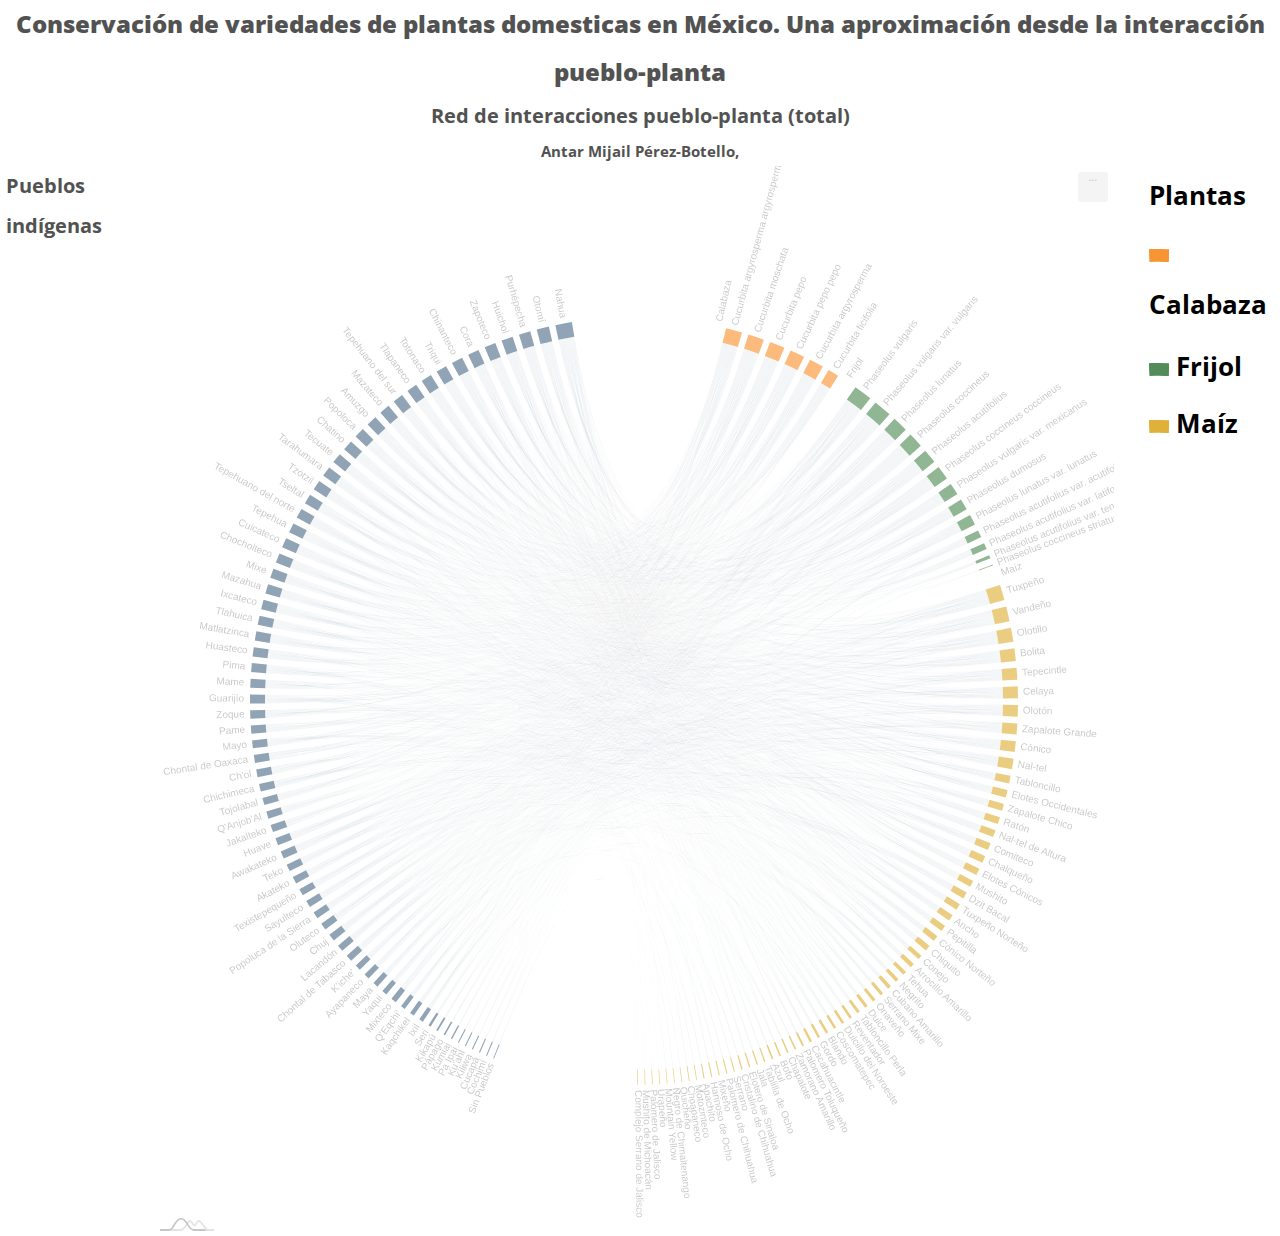
<file: Chord_Diagram/Index.html>
<!DOCTYPE html>
<html>



<meta http-equiv="Content-Type" content="text/html;charset=utf-8"/>
<title></title>
<h1><center><b><FONT size=+2.99>Conservación de variedades de plantas domesticas en México. Una aproximación desde la interacción pueblo-planta</FONT></b></center></h1>
<h1><center>Red de interacciones pueblo-planta (total)</center></h1>
      <h2><center>Antar Mijail Pérez-Botello,</center></h2> 
          <!--  <h1><center>Golfo de México y Mar Caribe</center></h1> D3.js -->



<script type="text/javascript">

</script>

</script>
<style type="text/css">


   
}
#bajo{ border:0px solid #FE2E2E;
         width:100%;
         height:350px;
         float:bottom;      
  }   
}
#grande{ border:0px solid #FE2E2E;
         width:100%;
         height:20px;
         float:bottom;      
  }

  }
#bajo{ border:0px solid #FE2E2E;
         width:100%;
         height:20px;       
  }

  }
#blanco1{ border:0px solid #FE2E2E;
      width:11%;
      height:100px;
      display:inline-block;
      float:left;       
  }

  }
#blanco2{ order:0px solid #FE2E2E;
      width:10%;
      height:100px;
      display:inline-block;
      float:right;       
  }
#menu{ border:0px solid #FE2E2E;
      width:11%;
      display:inline-block;
      float:left;
      margin-right: .5%;
      margin-left: .5%;
  }
#circulo{ border:0px solid #FE2E2E;
      width:76.5%;
      object-position: center;
      display:inline-flex;
      float:;
  }
#menu2{ border:0px solid #FE2E2E;
      width:10%;
      display:inline-block;
      float:right;
      margin-right: .5%;
      margin-left: .5%;
      font-size: 13px;
  }


        
</style>
<style type="text/css">
      
      * {
        margin:0px;
        padding:0px;
      }
      
      #header {
        margin:auto;
        width:500px;
        font-family:Arial, Helvetica, sans-serif;
        font-size: 100px
      }
      
      ul, ol {
        list-style:none;
      }
      
      .nav > li {
        float:left;
      }
    
      .nav li a {
        background-color:0xFFFFFF00;
        color:#000000;
        text-decoration:none;
        padding:2.5px 3px; 
        display:block;
      }
      
      .nav li a:hover {
        background-color:#f1f1f1;
        opacity:0.2
      }
      
      .nav li ul {
        display:none;
        position:absolute;
        min-width:10px;
      }
      
      .nav li:hover > ul {
        display:block;
      }
      
      .nav li ul li {
        position:relative;
            right:-170px;
            top:-20px;
      }
      
      .nav li ul li ul {
        right:-140px;
        top:0px;
      }
      }
      
      .p1 {
        font-size: 0px;
        ;
      }
      
    </style>

  <link href='http://fonts.googleapis.com/css?family=Open+Sans:700,400,300' rel='stylesheet' type='text/css'>
    <style>
    
   
    path.chord {
      fill-opacity: .80;
    }
    </style>

<body>

	<div id="grande"></div>
  <header></header>
	<div id="grande"></div>
	
    
    <div id="menu">  
    
    <body>
       
          
 
 
          

<ul class="nav">
            <li><h1> Pueblos indígenas </h1> </li></a>
            </li>
          </ul>
        </li>
</div>

  
  <!-- jQuery -->
  <script src="http://ajax.googleapis.com/ajax/libs/jquery/1.11.1/jquery.min.js"></script>
  
  <!-- Open Sans & CSS -->
  <link href='http://fonts.googleapis.com/css?family=Open+Sans:700,400,300' rel='stylesheet' type='text/css'>
    <style>
    body {
      font-family: 'Open Sans', sans-serif;
      font-size: 10px;
      font-weight: 400px;
	  line-height: 2;
     
      color: #525252;
      
    } 
    
    line {
      stroke: #000;
      stroke-width: 1.px;
    }

    text {
      font-size: 30px;
      font-style: bold;
      text-align: center;
    }

    }

    head {
      font-size: 30px;
      font-style: ;
      text-align: center;
    }

    .titles{
      font-size: 10px;
    }

    path.chord {
      fill-opacity: .80;
    }
    </style>
  
  <body>

    <div id="chart"></div>  
    <iframe src="Pueblos-plantas/Total.html" width="75%" height="1070px" align="center" scrolling="2" frameborder="0"></iframe>
 
    







    <div id="menu2">

      <ul class="nav">
            <li><a href="Index.html" class=""><h1>Plantas</h1> </li></a>
            </li>
          </ul>
        </li>


      <ul class="nav">
            <li><h1><a href="Pueblos-plantas/calabaza_menu.html"><IMG src=Pueblos-plantas/Colores-02.jpg WIDTH="20px"> Calabaza</h1> </li></a>
            </li>
          </ul>
        </li>
 <ul class="nav">
            <li><h1><a href="Pueblos-plantas/frijol_menu.html"><IMG src=Pueblos-plantas/Colores-01.jpg WIDTH="20px"> Frijol</h1></li></a>
            </li>
          </ul>
        </li>
 <ul class="nav">
        <li><h1><a href="Pueblos-plantas/maiz_menu.html"><IMG src=Pueblos-plantas/Colores-03.jpg WIDTH="20px"> Maíz</h1></li></a>
            </li>
          </ul>
        </li>       
  

 <footer>
</footer>
    
    
</body>
</html>
</file>
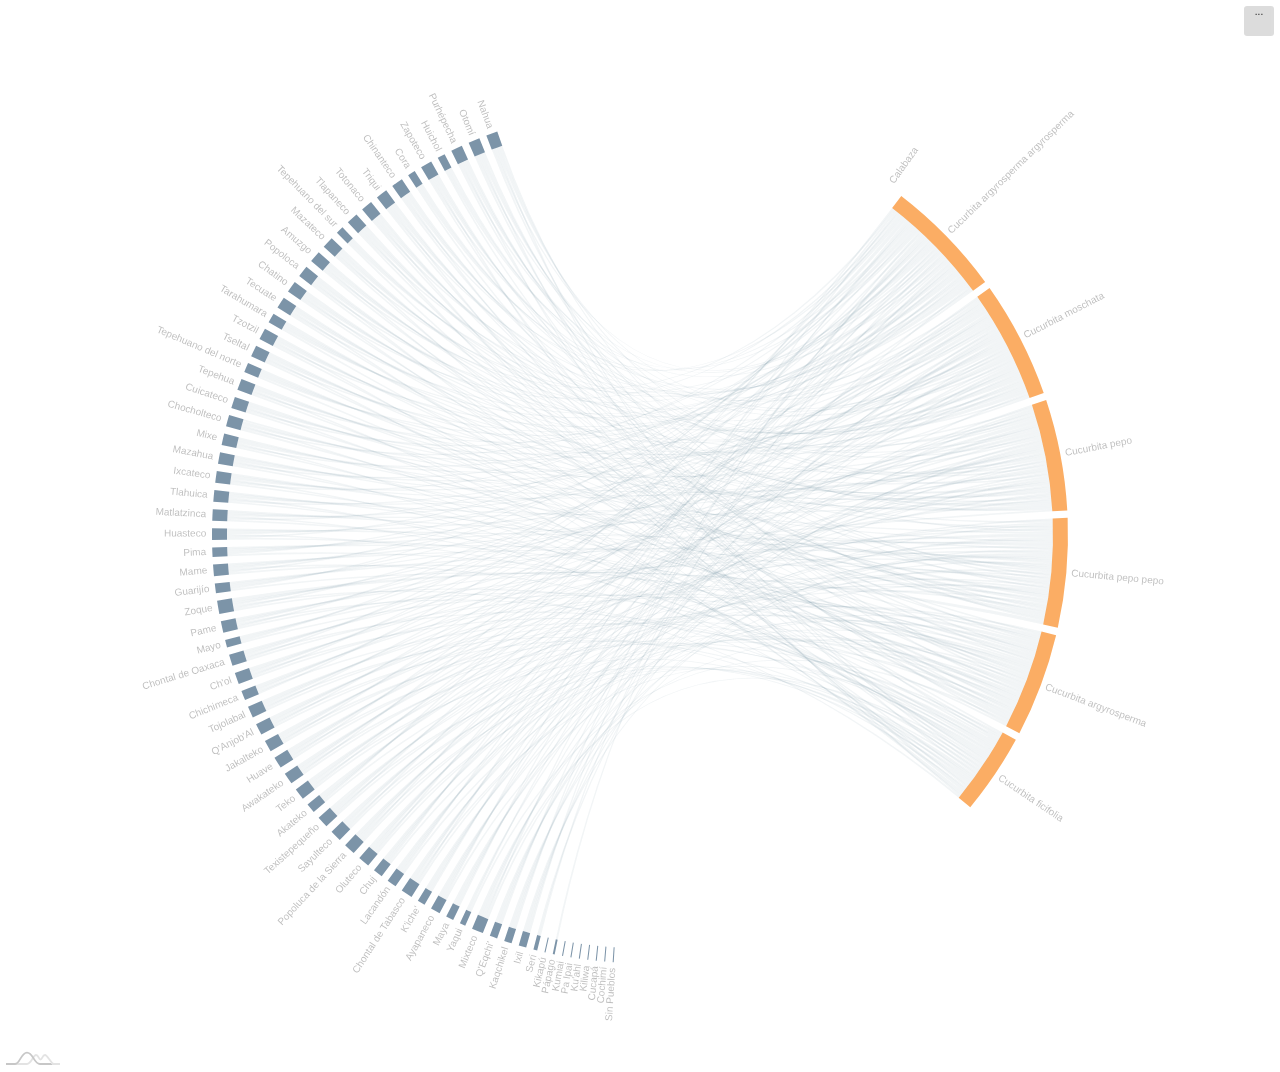
<file: Chord_Diagram/Pueblos-plantas/calabaza.html>
<!DOCTYPE html>
<html>

  <head>
    <meta charset="UTF-8" />
    <title>calabaza</title>
    <link rel="stylesheet" href="index.css" />
  </head>
  <scroll-container>
  <body>
   
    <div id="chartdiv"></div>
    <script src="../JS/core.js"></script>
    <script src="../JS/charts.js"></script>
    <script src="../JS/animated.js"></script>
    <script src="calabaza.js"></script>


  </body>
</scroll-container>
</html>
</file>
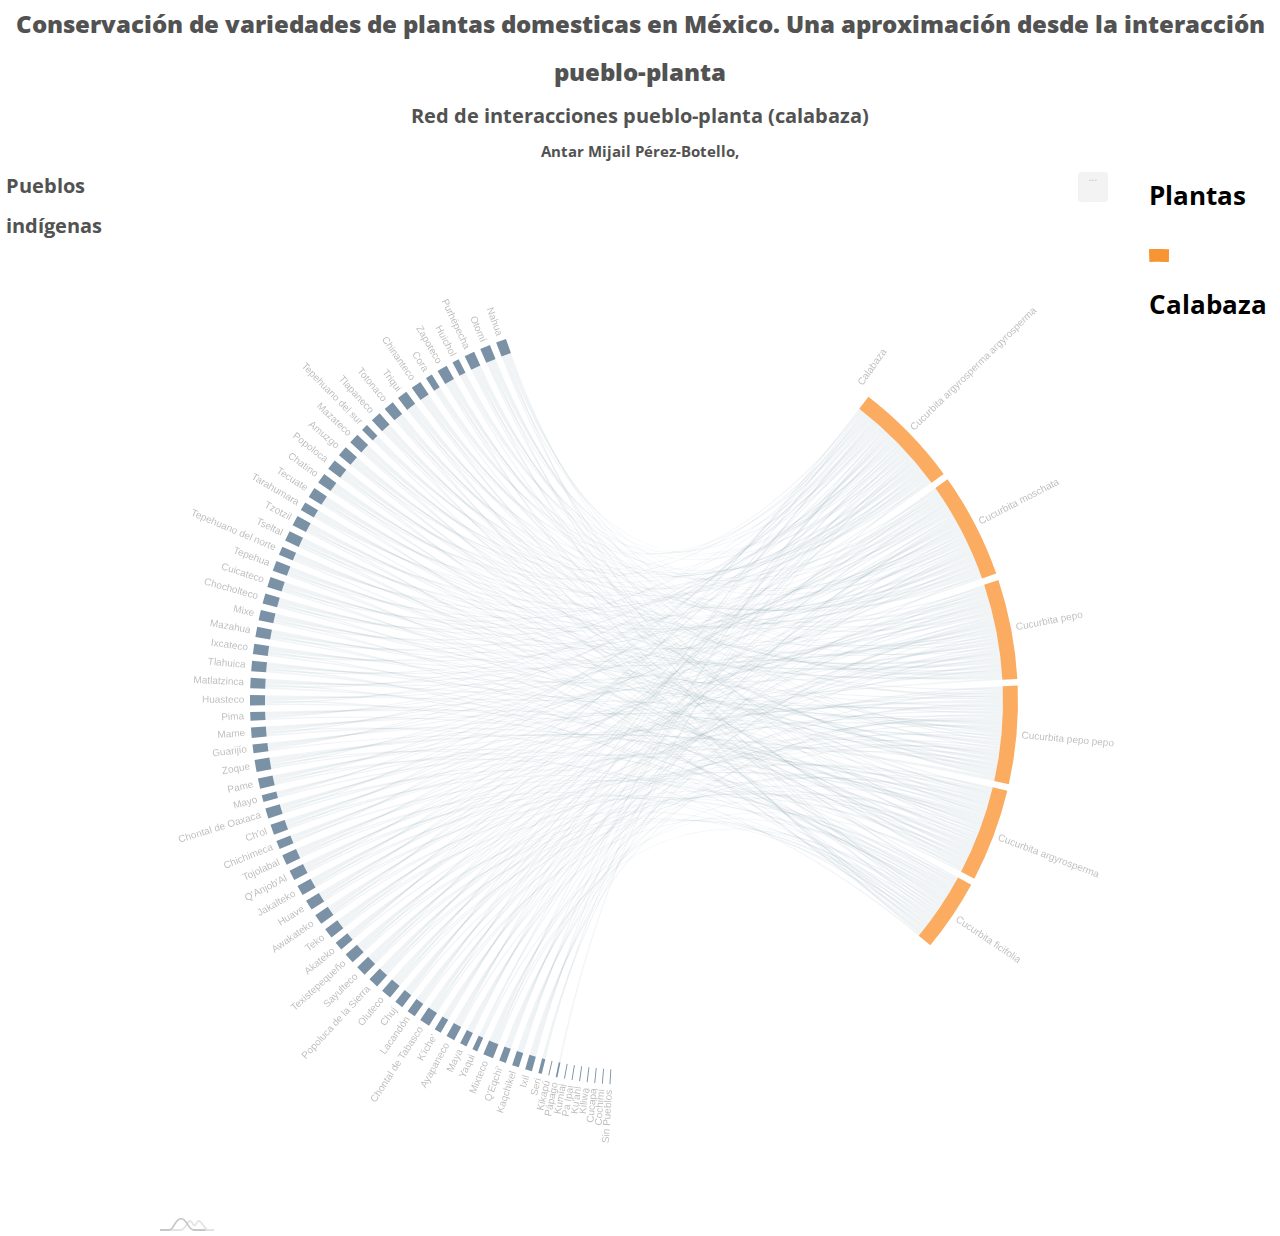
<file: Chord_Diagram/Pueblos-plantas/calabaza_menu.html>
<!DOCTYPE html>
<html>



<meta http-equiv="Content-Type" content="text/html;charset=utf-8"/>
<title></title>
<h1><center><b><FONT size=+2.99>Conservación de variedades de plantas domesticas en México. Una aproximación desde la interacción pueblo-planta</FONT></b></center></h1>
<h1><center>Red de interacciones pueblo-planta (calabaza)</center></h1>
      <h2><center>Antar Mijail Pérez-Botello,</center></h2> 
          <!--  <h1><center>Golfo de México y Mar Caribe</center></h1> D3.js -->



<script type="text/javascript">

</script>

</script>
<style type="text/css">


   
}
#bajo{ border:0px solid #FE2E2E;
         width:100%;
         height:350px;
         float:bottom;      
  }   
}
#grande{ border:0px solid #FE2E2E;
         width:100%;
         height:20px;
         float:bottom;      
  }

  }
#bajo{ border:0px solid #FE2E2E;
         width:100%;
         height:20px;       
  }

  }
#blanco1{ border:0px solid #FE2E2E;
      width:11%;
      height:100px;
      display:inline-block;
      float:left;       
  }

  }
#blanco2{ order:0px solid #FE2E2E;
      width:10%;
      height:100px;
      display:inline-block;
      float:right;       
  }
#menu{ border:0px solid #FE2E2E;
      width:11%;
      display:inline-block;
      float:left;
      margin-right: .5%;
      margin-left: .5%;
  }
#circulo{ border:0px solid #FE2E2E;
      width:76.5%;
      object-position: center;
      display:inline-flex;
      float:;
  }
#menu2{ border:0px solid #FE2E2E;
      width:10%;
      display:inline-block;
      float:right;
      margin-right: .5%;
      margin-left: .5%;
      font-size: 13px;
  }


        
</style>
<style type="text/css">
      
      * {
        margin:0px;
        padding:0px;
      }
      
      #header {
        margin:auto;
        width:500px;
        font-family:Arial, Helvetica, sans-serif;
        font-size: 100px
      }
      
      ul, ol {
        list-style:none;
      }
      
      .nav > li {
        float:left;
      }
    
      .nav li a {
        background-color:0xFFFFFF00;
        color:#000000;
        text-decoration:none;
        padding:2.5px 3px; 
        display:block;
      }
      
      .nav li a:hover {
        background-color:#f1f1f1;
        opacity:0.2
      }
      
      .nav li ul {
        display:none;
        position:absolute;
        min-width:10px;
      }
      
      .nav li:hover > ul {
        display:block;
      }
      
      .nav li ul li {
        position:relative;
            right:-170px;
            top:-20px;
      }
      
      .nav li ul li ul {
        right:-140px;
        top:0px;
      }
      }
      
      .p1 {
        font-size: 0px;
        ;
      }
      
    </style>

  <link href='http://fonts.googleapis.com/css?family=Open+Sans:700,400,300' rel='stylesheet' type='text/css'>
    <style>
    
   
    path.chord {
      fill-opacity: .80;
    }
    </style>

<body>

	<div id="grande"></div>
  <header></header>
	<div id="grande"></div>
	
    
    <div id="menu">  
    
    <body>
       
          
 
 
          

<ul class="nav">
            <li><h1> Pueblos indígenas </h1> </li></a>
            </li>
          </ul>
        </li>
</div>

  
  <!-- jQuery -->
  <script src="http://ajax.googleapis.com/ajax/libs/jquery/1.11.1/jquery.min.js"></script>
  
  <!-- Open Sans & CSS -->
  <link href='http://fonts.googleapis.com/css?family=Open+Sans:700,400,300' rel='stylesheet' type='text/css'>
    <style>
    body {
      font-family: 'Open Sans', sans-serif;
      font-size: 10px;
      font-weight: 400px;
	  line-height: 2;
     
      color: #525252;
      
    } 
    
    line {
      stroke: #000;
      stroke-width: 1.px;
    }

    text {
      font-size: 30px;
      font-style: bold;
      text-align: center;
    }

    }

    head {
      font-size: 30px;
      font-style: ;
      text-align: center;
    }

    .titles{
      font-size: 10px;
    }

    path.chord {
      fill-opacity: .80;
    }
    </style>
  
  <body>

    <div id="chart"></div>  
    <iframe src="calabaza.html" width="75%" height="1070px" align="center" scrolling="2" frameborder="0"></iframe>
 
    







    <div id="menu2">

      <ul class="nav">
            <li><a href="../Index.html" class=""><h1>Plantas</h1> </li></a>
            </li>
          </ul>
        </li>


      <ul class="nav">
            <li><h1><a href=""><IMG src=Colores-02.jpg WIDTH="20px"> Calabaza</h1> </li></a>
            </li>
          </ul>
        </li>
       
  

 <footer>
</footer>
    
    
</body>
</html>
</file>
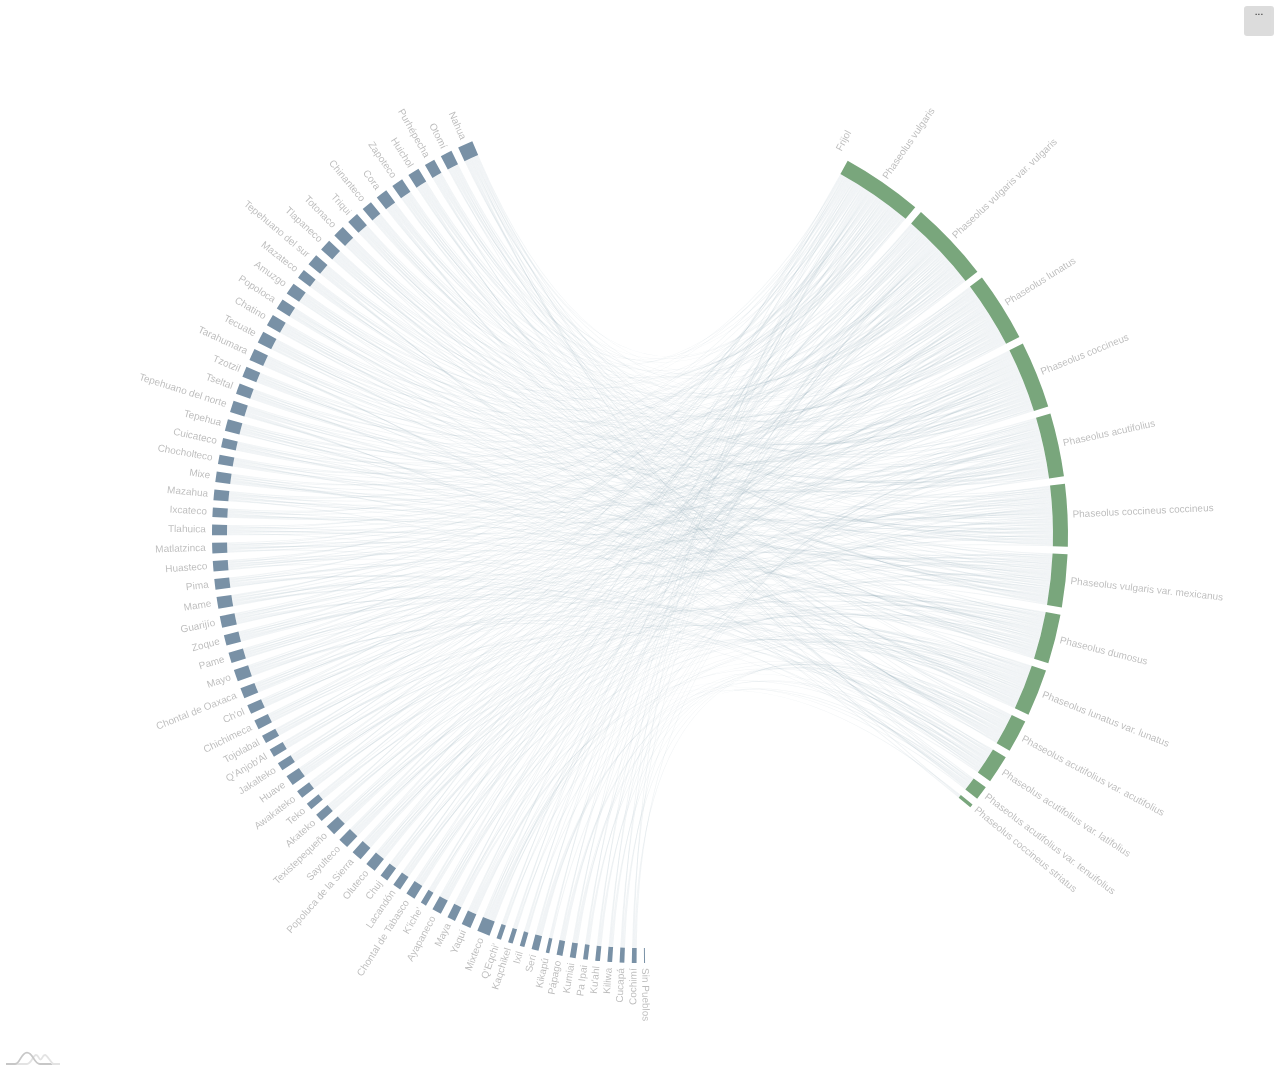
<file: Chord_Diagram/Pueblos-plantas/frijol.html>
<!DOCTYPE html>
<html>

  <head>
    <meta charset="UTF-8" />
    <title>frijol</title>
    <link rel="stylesheet" href="index.css" />
  </head>
  <scroll-container>
  <body>
   
    <div id="chartdiv"></div>
    <script src="../JS/core.js"></script>
    <script src="../JS/charts.js"></script>
    <script src="../JS/animated.js"></script>
    <script src="frijol.js"></script>


  </body>
</scroll-container>
</html>
</file>
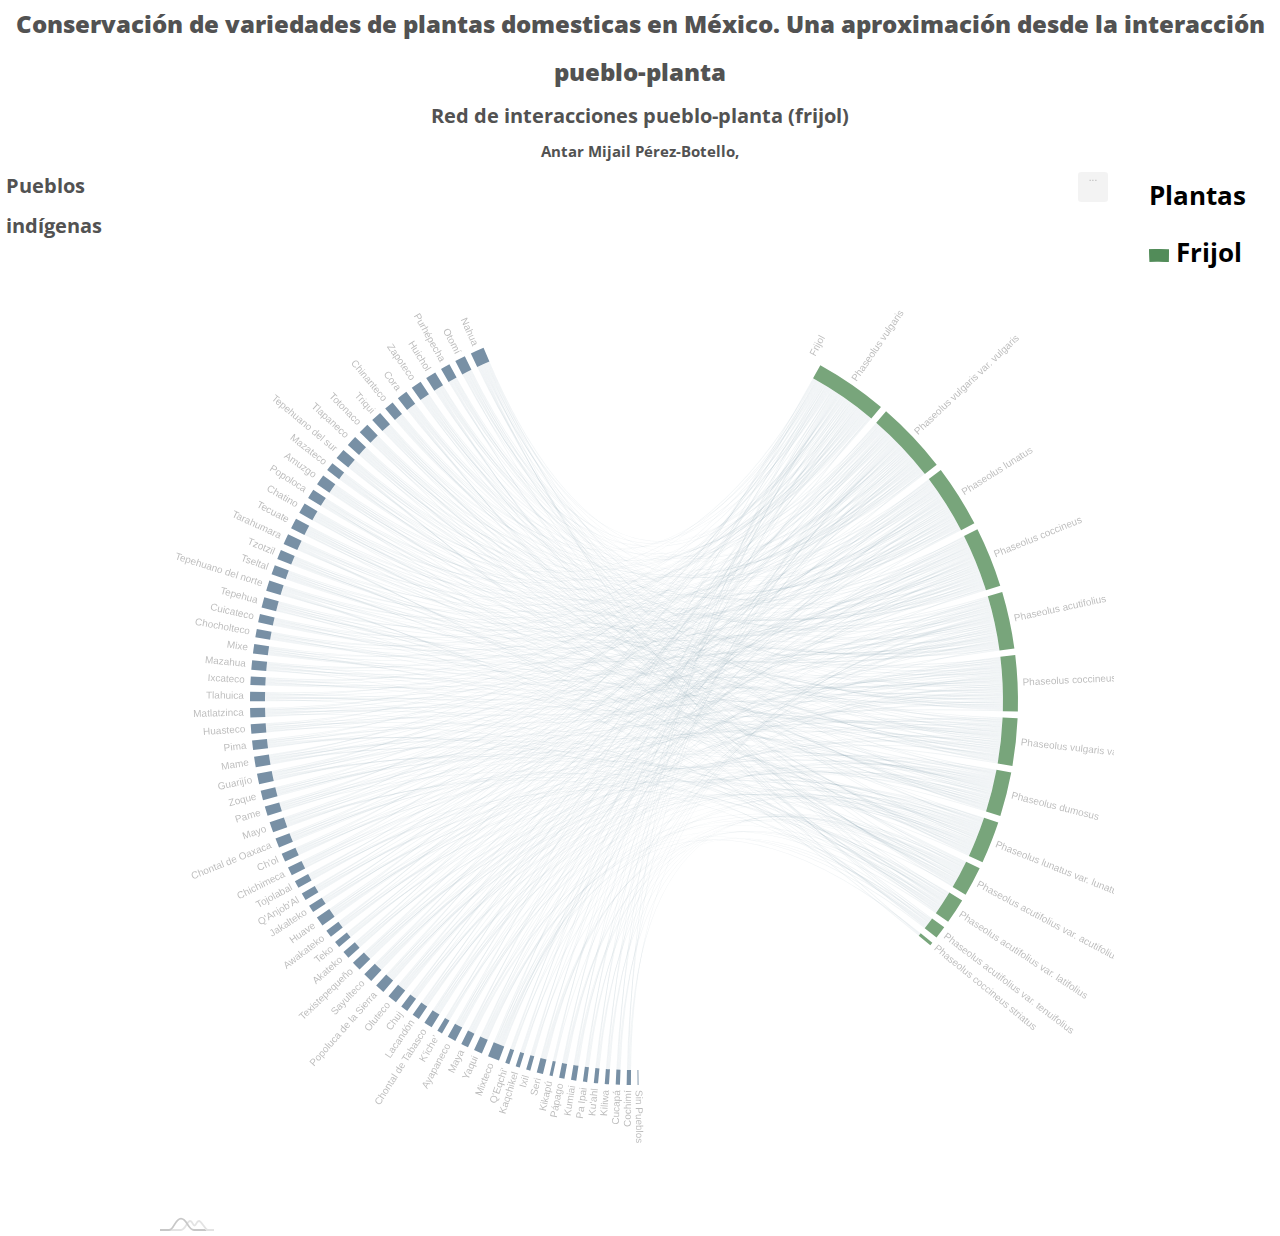
<file: Chord_Diagram/Pueblos-plantas/frijol_menu.html>
<!DOCTYPE html>
<html>



<meta http-equiv="Content-Type" content="text/html;charset=utf-8"/>
<title></title>
<h1><center><b><FONT size=+2.99>Conservación de variedades de plantas domesticas en México. Una aproximación desde la interacción pueblo-planta</FONT></b></center></h1>
<h1><center>Red de interacciones pueblo-planta (frijol)</center></h1>
      <h2><center>Antar Mijail Pérez-Botello,</center></h2> 
          <!--  <h1><center>Golfo de México y Mar Caribe</center></h1> D3.js -->



<script type="text/javascript">

</script>

</script>
<style type="text/css">


   
}
#bajo{ border:0px solid #FE2E2E;
         width:100%;
         height:350px;
         float:bottom;      
  }   
}
#grande{ border:0px solid #FE2E2E;
         width:100%;
         height:20px;
         float:bottom;      
  }

  }
#bajo{ border:0px solid #FE2E2E;
         width:100%;
         height:20px;       
  }

  }
#blanco1{ border:0px solid #FE2E2E;
      width:11%;
      height:100px;
      display:inline-block;
      float:left;       
  }

  }
#blanco2{ order:0px solid #FE2E2E;
      width:10%;
      height:100px;
      display:inline-block;
      float:right;       
  }
#menu{ border:0px solid #FE2E2E;
      width:11%;
      display:inline-block;
      float:left;
      margin-right: .5%;
      margin-left: .5%;
  }
#circulo{ border:0px solid #FE2E2E;
      width:76.5%;
      object-position: center;
      display:inline-flex;
      float:;
  }
#menu2{ border:0px solid #FE2E2E;
      width:10%;
      display:inline-block;
      float:right;
      margin-right: .5%;
      margin-left: .5%;
      font-size: 13px;
  }


        
</style>
<style type="text/css">
      
      * {
        margin:0px;
        padding:0px;
      }
      
      #header {
        margin:auto;
        width:500px;
        font-family:Arial, Helvetica, sans-serif;
        font-size: 100px
      }
      
      ul, ol {
        list-style:none;
      }
      
      .nav > li {
        float:left;
      }
    
      .nav li a {
        background-color:0xFFFFFF00;
        color:#000000;
        text-decoration:none;
        padding:2.5px 3px; 
        display:block;
      }
      
      .nav li a:hover {
        background-color:#f1f1f1;
        opacity:0.2
      }
      
      .nav li ul {
        display:none;
        position:absolute;
        min-width:10px;
      }
      
      .nav li:hover > ul {
        display:block;
      }
      
      .nav li ul li {
        position:relative;
            right:-170px;
            top:-20px;
      }
      
      .nav li ul li ul {
        right:-140px;
        top:0px;
      }
      }
      
      .p1 {
        font-size: 0px;
        ;
      }
      
    </style>

  <link href='http://fonts.googleapis.com/css?family=Open+Sans:700,400,300' rel='stylesheet' type='text/css'>
    <style>
    
   
    path.chord {
      fill-opacity: .80;
    }
    </style>

<body>

	<div id="grande"></div>
  <header></header>
	<div id="grande"></div>
	
    
    <div id="menu">  
    
    <body>
       
          
 
 
          

<ul class="nav">
            <li><h1> Pueblos indígenas </h1> </li></a>
            </li>
          </ul>
        </li>
</div>

  
  <!-- jQuery -->
  <script src="http://ajax.googleapis.com/ajax/libs/jquery/1.11.1/jquery.min.js"></script>
  
  <!-- Open Sans & CSS -->
  <link href='http://fonts.googleapis.com/css?family=Open+Sans:700,400,300' rel='stylesheet' type='text/css'>
    <style>
    body {
      font-family: 'Open Sans', sans-serif;
      font-size: 10px;
      font-weight: 400px;
	  line-height: 2;
     
      color: #525252;
      
    } 
    
    line {
      stroke: #000;
      stroke-width: 1.px;
    }

    text {
      font-size: 30px;
      font-style: bold;
      text-align: center;
    }

    }

    head {
      font-size: 30px;
      font-style: ;
      text-align: center;
    }

    .titles{
      font-size: 10px;
    }

    path.chord {
      fill-opacity: .80;
    }
    </style>
  
  <body>

    <div id="chart"></div>  
    <iframe src="frijol.html" width="75%" height="1070px" align="center" scrolling="2" frameborder="0"></iframe>
 
    







    <div id="menu2">

      <ul class="nav">
            <li><a href="../Index.html" class=""><h1>Plantas</h1> </li></a>
            </li>
          </ul>
        </li>


      <ul class="nav">
            <li><h1><a href=""><IMG src=Colores-01.jpg WIDTH="20px"> Frijol</h1> </li></a>
            </li>
          </ul>
        </li>
       
  

 <footer>
</footer>
    
    
</body>
</html>
</file>
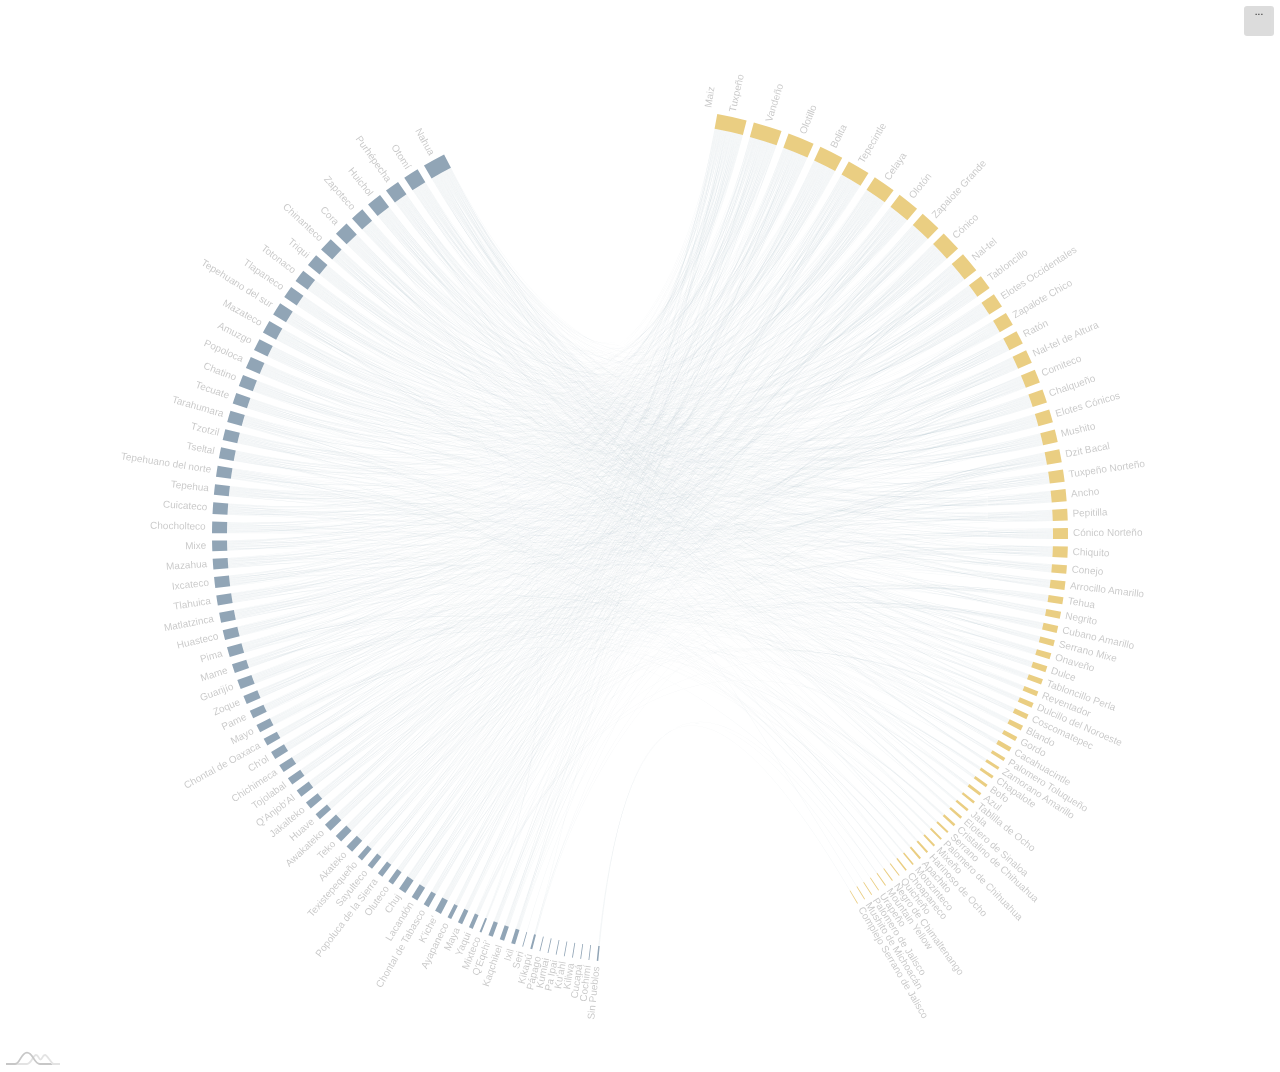
<file: Chord_Diagram/Pueblos-plantas/maiz.html>
<!DOCTYPE html>
<html>

  <head>
    <meta charset="UTF-8" />
    <title>maiz</title>
    <link rel="stylesheet" href="index.css" />
  </head>
  <scroll-container>
  <body>
   
    <div id="chartdiv"></div>
    <script src="../JS/core.js"></script>
    <script src="../JS/charts.js"></script>
    <script src="../JS/animated.js"></script>
    <script src="maiz.js"></script>


  </body>
</scroll-container>
</html>
</file>
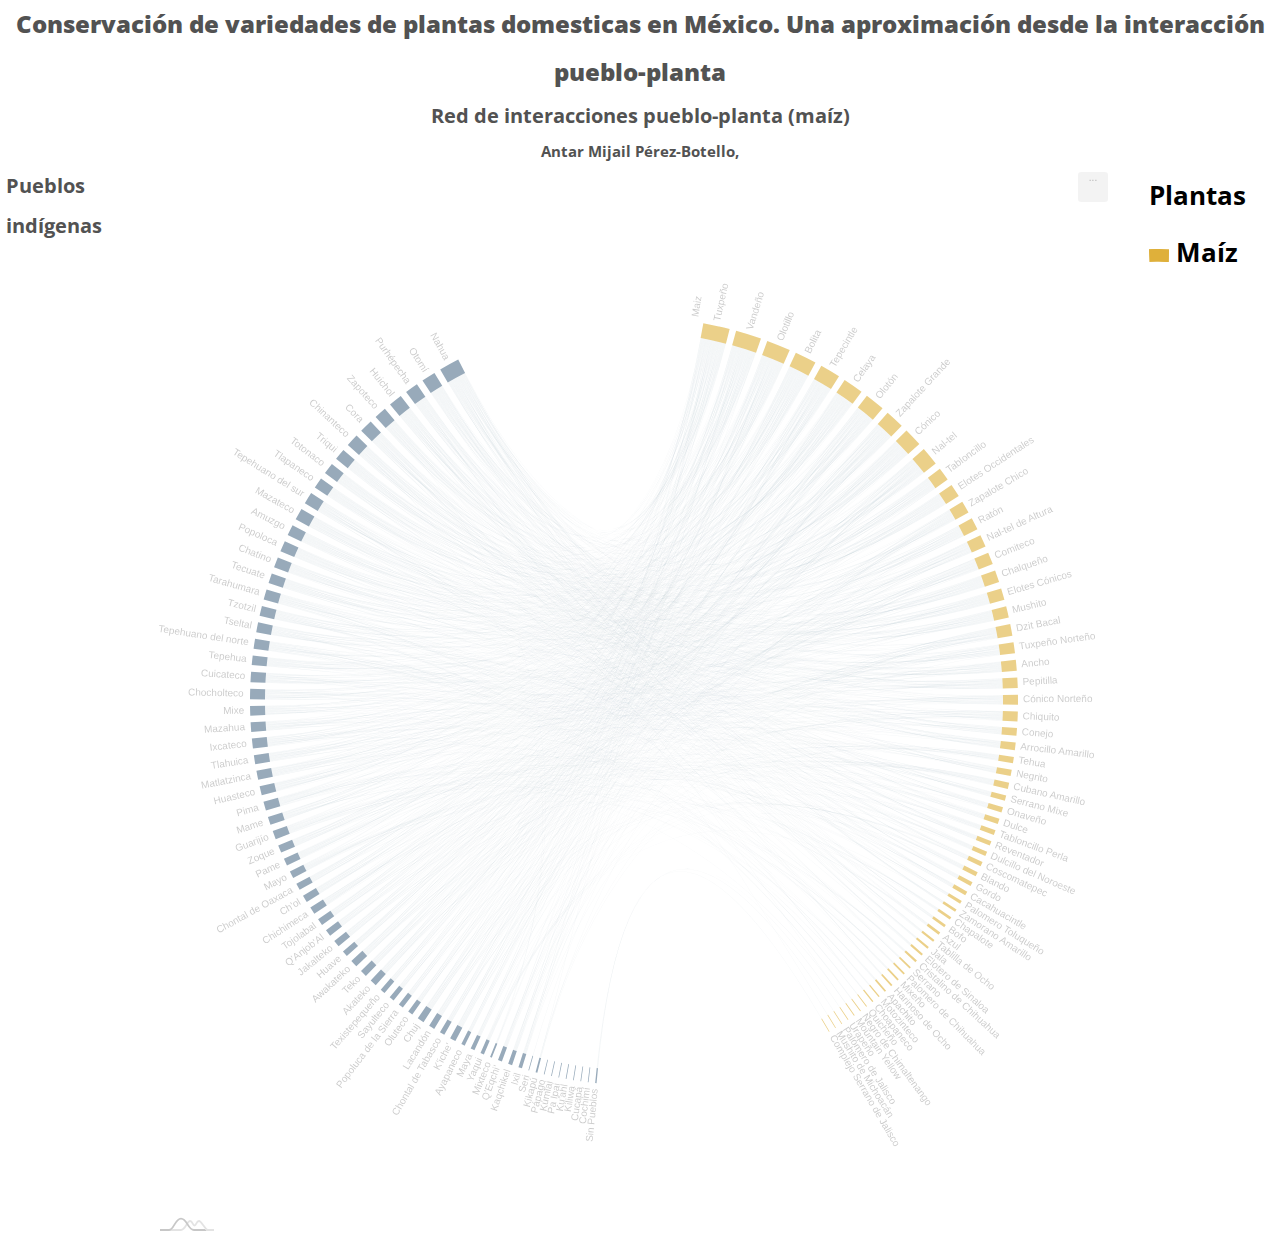
<file: Chord_Diagram/Pueblos-plantas/maiz_menu.html>
<!DOCTYPE html>
<html>



<meta http-equiv="Content-Type" content="text/html;charset=utf-8"/>
<title></title>
<h1><center><b><FONT size=+2.99>Conservación de variedades de plantas domesticas en México. Una aproximación desde la interacción pueblo-planta</FONT></b></center></h1>
<h1><center>Red de interacciones pueblo-planta (maíz)</center></h1>
      <h2><center>Antar Mijail Pérez-Botello,</center></h2> 
          <!--  <h1><center>Golfo de México y Mar Caribe</center></h1> D3.js -->



<script type="text/javascript">

</script>

</script>
<style type="text/css">


   
}
#bajo{ border:0px solid #FE2E2E;
         width:100%;
         height:350px;
         float:bottom;      
  }   
}
#grande{ border:0px solid #FE2E2E;
         width:100%;
         height:20px;
         float:bottom;      
  }

  }
#bajo{ border:0px solid #FE2E2E;
         width:100%;
         height:20px;       
  }

  }
#blanco1{ border:0px solid #FE2E2E;
      width:11%;
      height:100px;
      display:inline-block;
      float:left;       
  }

  }
#blanco2{ order:0px solid #FE2E2E;
      width:10%;
      height:100px;
      display:inline-block;
      float:right;       
  }
#menu{ border:0px solid #FE2E2E;
      width:11%;
      display:inline-block;
      float:left;
      margin-right: .5%;
      margin-left: .5%;
  }
#circulo{ border:0px solid #FE2E2E;
      width:76.5%;
      object-position: center;
      display:inline-flex;
      float:;
  }
#menu2{ border:0px solid #FE2E2E;
      width:10%;
      display:inline-block;
      float:right;
      margin-right: .5%;
      margin-left: .5%;
      font-size: 13px;
  }


        
</style>
<style type="text/css">
      
      * {
        margin:0px;
        padding:0px;
      }
      
      #header {
        margin:auto;
        width:500px;
        font-family:Arial, Helvetica, sans-serif;
        font-size: 100px
      }
      
      ul, ol {
        list-style:none;
      }
      
      .nav > li {
        float:left;
      }
    
      .nav li a {
        background-color:0xFFFFFF00;
        color:#000000;
        text-decoration:none;
        padding:2.5px 3px; 
        display:block;
      }
      
      .nav li a:hover {
        background-color:#f1f1f1;
        opacity:0.2
      }
      
      .nav li ul {
        display:none;
        position:absolute;
        min-width:10px;
      }
      
      .nav li:hover > ul {
        display:block;
      }
      
      .nav li ul li {
        position:relative;
            right:-170px;
            top:-20px;
      }
      
      .nav li ul li ul {
        right:-140px;
        top:0px;
      }
      }
      
      .p1 {
        font-size: 0px;
        ;
      }
      
    </style>

  <link href='http://fonts.googleapis.com/css?family=Open+Sans:700,400,300' rel='stylesheet' type='text/css'>
    <style>
    
   
    path.chord {
      fill-opacity: .80;
    }
    </style>

<body>

	<div id="grande"></div>
  <header></header>
	<div id="grande"></div>
	
    
    <div id="menu">  
    
    <body>
       
          
 
 
          

<ul class="nav">
            <li><h1> Pueblos indígenas </h1> </li></a>
            </li>
          </ul>
        </li>
</div>

  
  <!-- jQuery -->
  <script src="http://ajax.googleapis.com/ajax/libs/jquery/1.11.1/jquery.min.js"></script>
  
  <!-- Open Sans & CSS -->
  <link href='http://fonts.googleapis.com/css?family=Open+Sans:700,400,300' rel='stylesheet' type='text/css'>
    <style>
    body {
      font-family: 'Open Sans', sans-serif;
      font-size: 10px;
      font-weight: 400px;
	  line-height: 2;
     
      color: #525252;
      
    } 
    
    line {
      stroke: #000;
      stroke-width: 1.px;
    }

    text {
      font-size: 30px;
      font-style: bold;
      text-align: center;
    }

    }

    head {
      font-size: 30px;
      font-style: ;
      text-align: center;
    }

    .titles{
      font-size: 10px;
    }

    path.chord {
      fill-opacity: .80;
    }
    </style>
  
  <body>

    <div id="chart"></div>  
    <iframe src="maiz.html" width="75%" height="1070px" align="center" scrolling="2" frameborder="0"></iframe>
 
    







    <div id="menu2">

      <ul class="nav">
            <li><a href="../Index.html" class=""><h1>Plantas</h1> </li></a>
            </li>
          </ul>
        </li>


      <ul class="nav">
            <li><h1><a href=""><IMG src=Colores-03.jpg WIDTH="20px"> Maíz</h1> </li></a>
            </li>
          </ul>
        </li>
       
  

 <footer>
</footer>
    
    
</body>
</html>
</file>
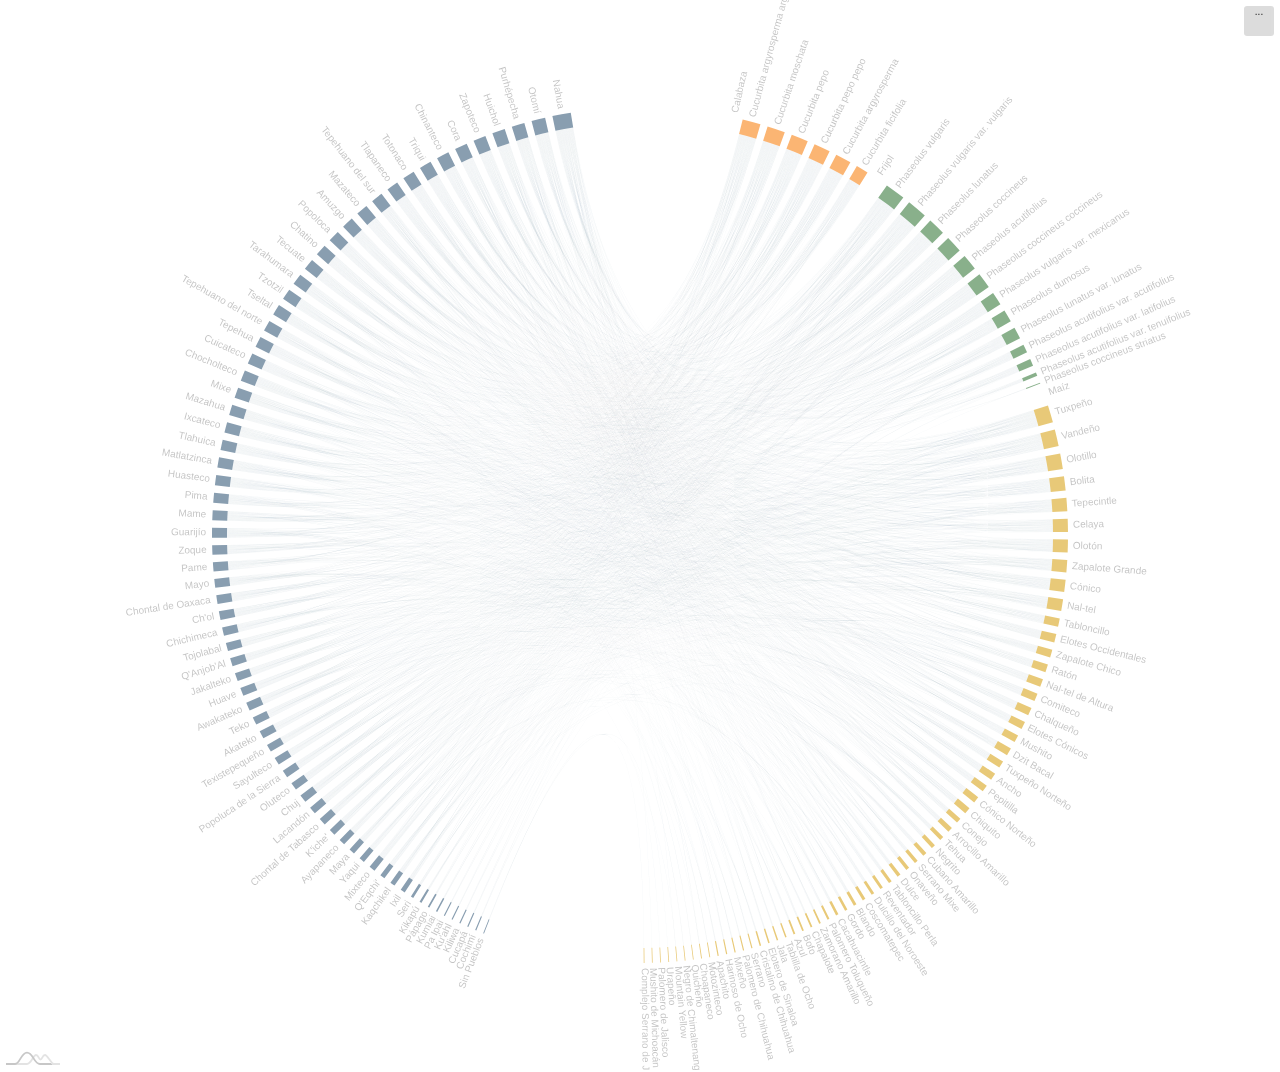
<file: Chord_Diagram/Pueblos-plantas/Total.html>
<!DOCTYPE html>
<html>

  <head>
    <meta charset="UTF-8" />
    <title>Total</title>
    <link rel="stylesheet" href="index.css" />
  </head>
  <scroll-container>
  <body>
   
    <div id="chartdiv"></div>
    <script src="../JS/core.js"></script>
    <script src="../JS/charts.js"></script>
    <script src="../JS/animated.js"></script>
    <script src="Total.js"></script>


  </body>
</scroll-container>
</html>
</file>
<file: Chord_Diagram/Pueblos-plantas/index.css>
body {
  font-family: -apple-system, BlinkMacSystemFont, "Segoe UI", Roboto, Helvetica, Arial, sans-serif, "Apple Color Emoji", "Segoe UI Emoji", "Segoe UI Symbol";
  background-color: #ffffff;
  background-image: "";
  width: 100%;
  height: 100%;
  margin: 0;
  font-size: 10px;
}

#chartdiv {
  width: 100%;
  height: 1070px;
</file>
